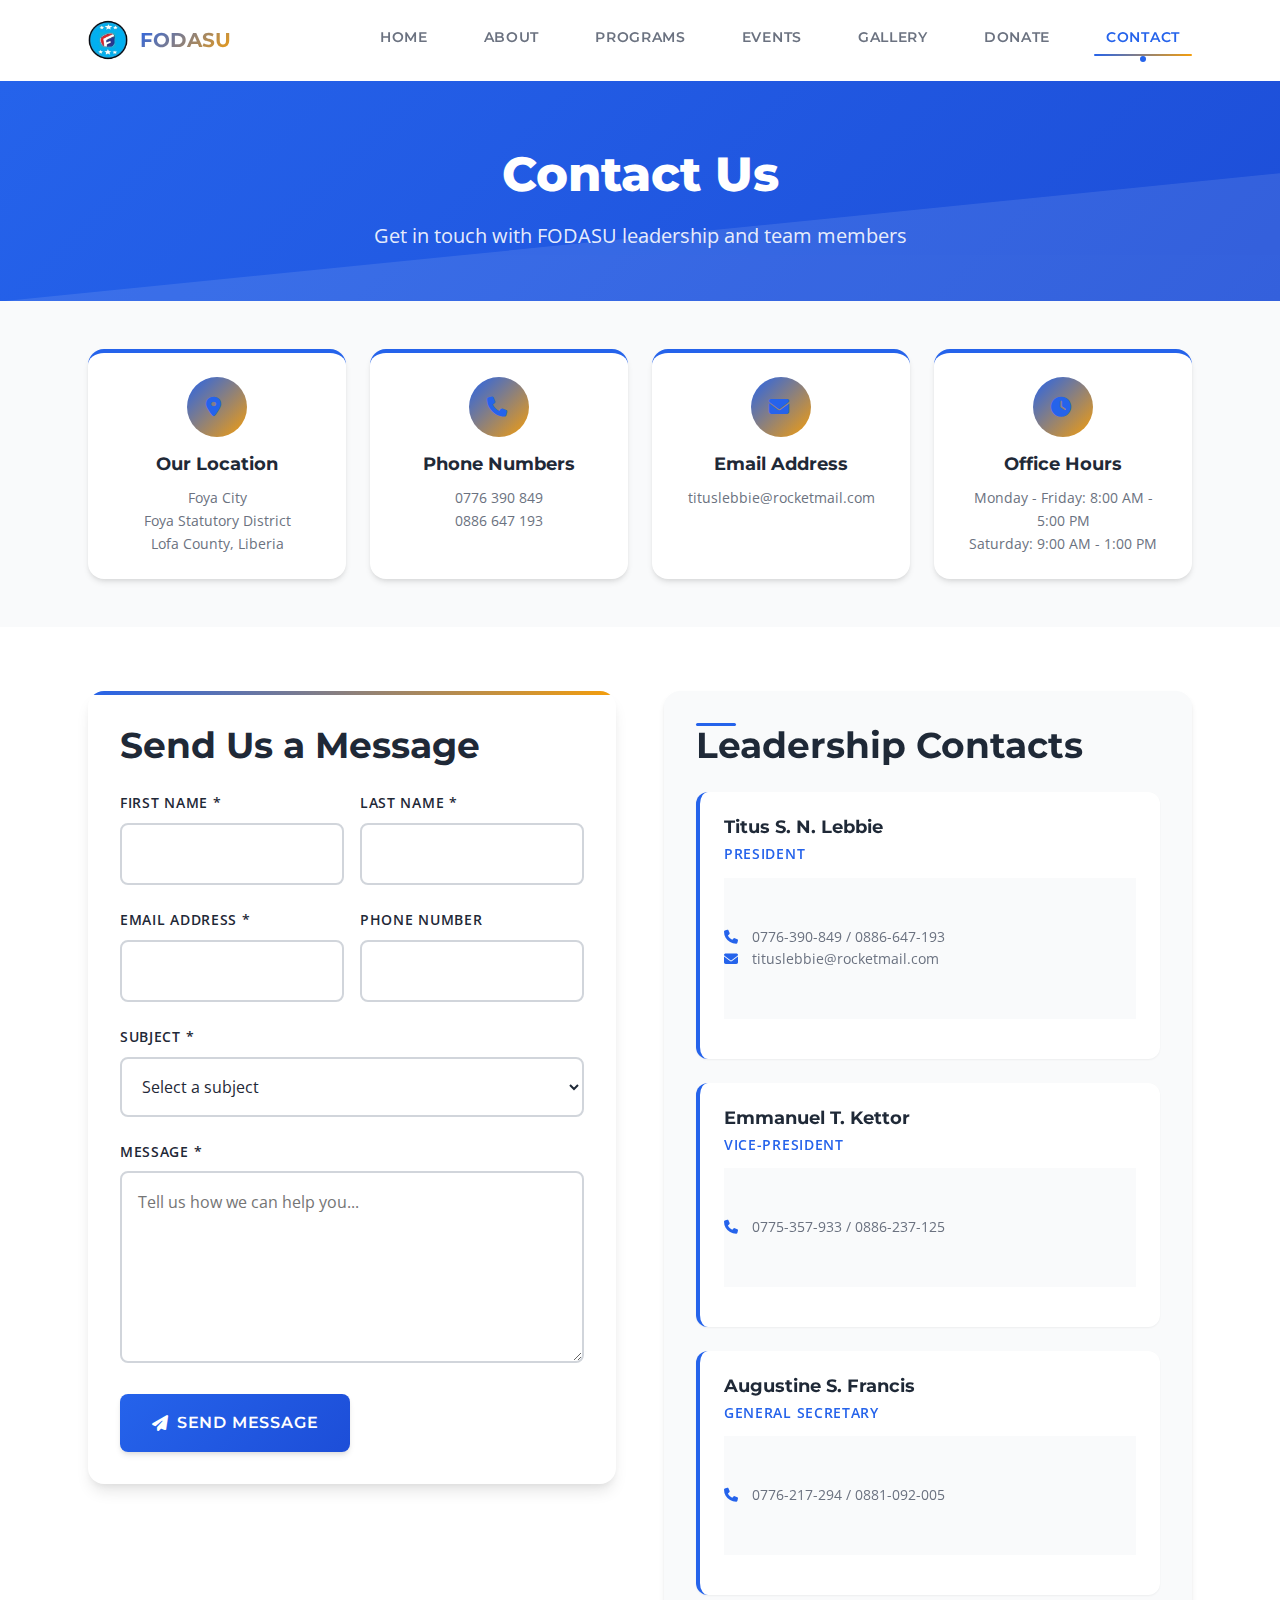
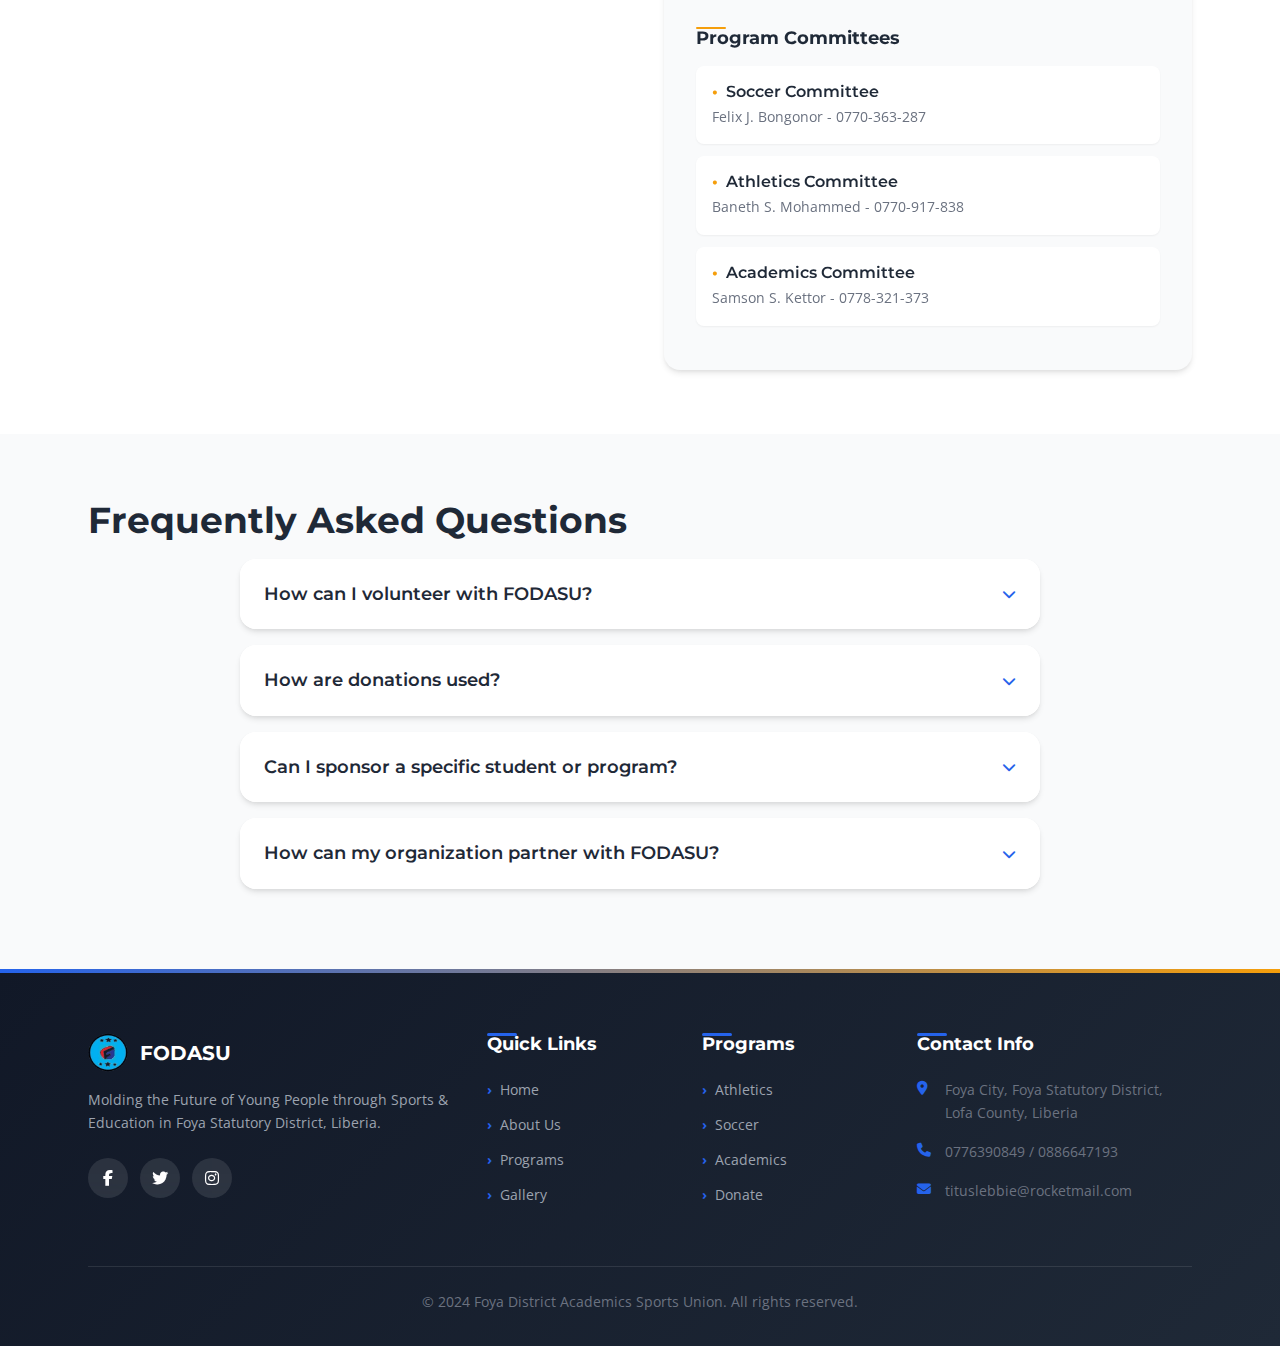
<file: contact.html>
<!DOCTYPE html>
<html lang="en">

<head>
    <meta charset="UTF-8">
    <meta name="viewport" content="width=device-width, initial-scale=1.0">
    <title>Contact Us - FODASU</title>

    <link rel="stylesheet" href="https://cdnjs.cloudflare.com/ajax/libs/font-awesome/6.4.0/css/all.min.css">
    <link
        href="https://fonts.googleapis.com/css2?family=Montserrat:wght@400;600;700;800&family=Open+Sans:wght@400;500;600&display=swap"
        rel="stylesheet">
    <link rel="stylesheet" href="css/main.css">
</head>

<body>
    <!-- Header -->
    <header class="header">
        <nav class="nav container">
            <div class="nav__logo">
                <img src="images/optimized/fodasu-logo-removebg.png" alt="FODASU Logo" class="logo">
                <span class="logo-text">FODASU</span>
            </div>

            <ul class="nav__menu" id="nav-menu">
                <li class="nav__item">
                    <a href="index.html" class="nav__link">Home</a>
                </li>
                <li class="nav__item">
                    <a href="about.html" class="nav__link">About</a>
                </li>
                <li class="nav__item">
                    <a href="programs.html" class="nav__link">Programs</a>
                </li>
                <li class="nav__item">
                    <a href="events.html" class="nav__link active">Events</a>
                </li>
                <li class="nav__item">
                    <a href="gallery.html" class="nav__link">Gallery</a>
                </li>
                <li class="nav__item">
                    <a href="donate.html" class="nav__link">Donate</a>
                </li>
                <li class="nav__item">
                    <a href="contact.html" class="nav__link active">Contact</a>
                </li>
            </ul>

            <div class="nav__toggle" id="nav-toggle">
                <i class="fas fa-bars"></i>
            </div>
        </nav>
    </header>
    <main class="main-content">
        <!-- Page Header -->
        <section class="page-header">
            <div class="container">
                <h1>Contact Us</h1>
                <p>Get in touch with FODASU leadership and team members</p>
            </div>
        </section>

        <!-- Contact Info -->
        <section class="contact-info">
            <div class="container">
                <div class="contact__grid">
                    <div class="contact-card">
                        <div class="contact-icon">
                            <i class="fas fa-map-marker-alt"></i>
                        </div>
                        <h3>Our Location</h3>
                        <p>Foya City<br>Foya Statutory District<br>Lofa County, Liberia</p>
                    </div>

                    <div class="contact-card">
                        <div class="contact-icon">
                            <i class="fas fa-phone"></i>
                        </div>
                        <h3>Phone Numbers</h3>
                        <p>0776 390 849<br>0886 647 193</p>
                    </div>

                    <div class="contact-card">
                        <div class="contact-icon">
                            <i class="fas fa-envelope"></i>
                        </div>
                        <h3>Email Address</h3>
                        <p>tituslebbie@rocketmail.com</p>
                    </div>

                    <div class="contact-card">
                        <div class="contact-icon">
                            <i class="fas fa-clock"></i>
                        </div>
                        <h3>Office Hours</h3>
                        <p>Monday - Friday: 8:00 AM - 5:00 PM<br>Saturday: 9:00 AM - 1:00 PM</p>
                    </div>
                </div>
            </div>
        </section>

        <!-- Contact Form & Map -->
        <section class="contact-main">
            <div class="container">
                <div class="contact__layout">
                    <div class="contact-form-section">
                        <h2>Send Us a Message</h2>
                        <form class="contact-form" id="contactForm">
                            <div class="form-row">
                                <div class="form-group">
                                    <label for="firstName">First Name *</label>
                                    <input type="text" id="firstName" name="firstName" required>
                                </div>
                                <div class="form-group">
                                    <label for="lastName">Last Name *</label>
                                    <input type="text" id="lastName" name="lastName" required>
                                </div>
                            </div>

                            <div class="form-row">
                                <div class="form-group">
                                    <label for="email">Email Address *</label>
                                    <input type="email" id="email" name="email" required>
                                </div>
                                <div class="form-group">
                                    <label for="phone">Phone Number</label>
                                    <input type="tel" id="phone" name="phone">
                                </div>
                            </div>

                            <div class="form-group">
                                <label for="subject">Subject *</label>
                                <select id="subject" name="subject" required>
                                    <option value="">Select a subject</option>
                                    <option value="general">General Inquiry</option>
                                    <option value="partnership">Partnership Opportunity</option>
                                    <option value="volunteer">Volunteer Inquiry</option>
                                    <option value="donation">Donation Question</option>
                                    <option value="program">Program Information</option>
                                    <option value="media">Media Inquiry</option>
                                    <option value="other">Other</option>
                                </select>
                            </div>

                            <div class="form-group">
                                <label for="message">Message *</label>
                                <textarea id="message" name="message" rows="6" required
                                    placeholder="Tell us how we can help you..."></textarea>
                            </div>

                            <button type="submit" class="btn btn--primary btn--large">
                                <i class="fas fa-paper-plane"></i>
                                Send Message
                            </button>
                        </form>
                    </div>

                    <div class="contact-details-section">
                        <h2>Leadership Contacts</h2>

                        <div class="leader-contact">
                            <h3>Titus S. N. Lebbie</h3>
                            <p class="position">President</p>
                            <p class="contact-info">
                                <i class="fas fa-phone"></i> 0776-390-849 / 0886-647-193<br>
                                <i class="fas fa-envelope"></i> tituslebbie@rocketmail.com
                            </p>
                        </div>

                        <div class="leader-contact">
                            <h3>Emmanuel T. Kettor</h3>
                            <p class="position">Vice-President</p>
                            <p class="contact-info">
                                <i class="fas fa-phone"></i> 0775-357-933 / 0886-237-125
                            </p>
                        </div>

                        <div class="leader-contact">
                            <h3>Augustine S. Francis</h3>
                            <p class="position">General Secretary</p>
                            <p class="contact-info">
                                <i class="fas fa-phone"></i> 0776-217-294 / 0881-092-005
                            </p>
                        </div>

                        <div class="contact-committees">
                            <h3>Program Committees</h3>

                            <div class="committee-contact">
                                <h4>Soccer Committee</h4>
                                <p>Felix J. Bongonor - 0770-363-287</p>
                            </div>

                            <div class="committee-contact">
                                <h4>Athletics Committee</h4>
                                <p>Baneth S. Mohammed - 0770-917-838</p>
                            </div>

                            <div class="committee-contact">
                                <h4>Academics Committee</h4>
                                <p>Samson S. Kettor - 0778-321-373</p>
                            </div>
                        </div>
                    </div>
                </div>
            </div>
        </section>

        <!-- FAQ Section -->
        <section class="faq-section">
            <div class="container">
                <h2 class="section__title">Frequently Asked Questions</h2>
                <div class="faq__grid">
                    <div class="faq-item">
                        <div class="faq-question">
                            <h3>How can I volunteer with FODASU?</h3>
                            <i class="fas fa-chevron-down"></i>
                        </div>
                        <div class="faq-answer">
                            <p>We welcome volunteers in various capacities including coaching, mentoring, event
                                organization, and administrative support. Please contact us through the form above or
                                call our volunteer coordinator.</p>
                        </div>
                    </div>

                    <div class="faq-item">
                        <div class="faq-question">
                            <h3>How are donations used?</h3>
                            <i class="fas fa-chevron-down"></i>
                        </div>
                        <div class="faq-answer">
                            <p>70% of donations go directly to program activities, 20% to operational costs, and 10% to
                                administrative expenses. We provide regular financial reports to our donors.</p>
                        </div>
                    </div>

                    <div class="faq-item">
                        <div class="faq-question">
                            <h3>Can I sponsor a specific student or program?</h3>
                            <i class="fas fa-chevron-down"></i>
                        </div>
                        <div class="faq-answer">
                            <p>Yes! We offer targeted sponsorship options for individual students, specific sports
                                teams, or academic programs. Contact us to discuss customized sponsorship opportunities.
                            </p>
                        </div>
                    </div>

                    <div class="faq-item">
                        <div class="faq-question">
                            <h3>How can my organization partner with FODASU?</h3>
                            <i class="fas fa-chevron-down"></i>
                        </div>
                        <div class="faq-answer">
                            <p>We welcome partnerships with corporations, NGOs, and community organizations. Partnership
                                opportunities include program funding, equipment donations, and collaborative events.
                            </p>
                        </div>
                    </div>
                </div>
            </div>
        </section>
    </main>
    <!-- Footer -->
    <footer class="footer">
        <div class="container">
            <div class="footer__grid">
                <div class="footer__col">
                    <div class="footer__logo">
                        <img src="images/optimized/fodasu-logo-removebg.png" alt="FODASU Logo" class="logo">
                        <span class="logo-text">FODASU</span>
                    </div>
                    <p class="footer__description">
                        Molding the Future of Young People through Sports & Education in Foya Statutory District,
                        Liberia.
                    </p>
                    <div class="footer__social">
                        <a href="#" class="social__link"><i class="fab fa-facebook-f"></i></a>
                        <a href="#" class="social__link"><i class="fab fa-twitter"></i></a>
                        <a href="#" class="social__link"><i class="fab fa-instagram"></i></a>
                    </div>
                </div>

                <div class="footer__col">
                    <h3>Quick Links</h3>
                    <ul class="footer__links">
                        <li><a href="index.html">Home</a></li>
                        <li><a href="about.html">About Us</a></li>
                        <li><a href="programs.html">Programs</a></li>
                        <li><a href="gallery.html">Gallery</a></li>
                    </ul>
                </div>

                <div class="footer__col">
                    <h3>Programs</h3>
                    <ul class="footer__links">
                        <li><a href="programs.html#athletics">Athletics</a></li>
                        <li><a href="programs.html#soccer">Soccer</a></li>
                        <li><a href="programs.html#academics">Academics</a></li>
                        <li><a href="donate.html">Donate</a></li>
                    </ul>
                </div>

                <div class="footer__col">
                    <h3>Contact Info</h3>
                    <div class="footer__contact">
                        <p><i class="fas fa-map-marker-alt"></i> Foya City, Foya Statutory District, Lofa County,
                            Liberia</p>
                        <p><i class="fas fa-phone"></i> 0776390849 / 0886647193</p>
                        <p><i class="fas fa-envelope"></i> tituslebbie@rocketmail.com</p>
                    </div>
                </div>
            </div>

            <div class="footer__bottom">
                <p>&copy; 2024 Foya District Academics Sports Union. All rights reserved.</p>
            </div>
        </div>
    </footer>

    <script type="module" src="js/main.js"></script>
</body>

</html>
</file>
<file: css/main.css>
/* 1. BASE STYLES */
@import url('./base/_variables.css');
@import url('./base/_reset.css');
@import url('./base/_typography.css');
@import url('./base/_utilities.css');

/* 2. COMPONENT STYLES */
@import url('./components/_header.css');
@import url('./components/_buttons.css');
@import url('./components/_cards.css');
@import url('./components/_forms.css');
@import url('./components/_footer.css');
@import url('./components/gallery.css');

/* 3. LAYOUT STYLES */
@import url('./layouts/_grid.css');
@import url('./layouts/_navigation.css');
@import url('./layouts/_sections.css');

/* 4. PAGE SPECIFIC STYLES */
@import url('./pages/_about.css');
@import url('./pages/_contact.css');
@import url('./pages/_donate.css');
@import url('./pages/_gallery.css');
@import url('./pages/_programs.css');
@import url('./pages/_events.css');

/* ===== GLOBAL STYLES & OVERRIDES ===== */

/* Smooth scrolling for the whole site */
html {
  scroll-behavior: smooth;
}

/* Focus styles for accessibility */
:focus-visible {
  outline: 2px solid var(--primary-color);
  outline-offset: 2px;
  border-radius: var(--radius);
}

/* Selection styles */
::selection {
  background-color: rgba(37, 99, 235, 0.2);
  color: var(--text-dark);
}

::-moz-selection {
  background-color: rgba(37, 99, 235, 0.2);
  color: var(--text-dark);
}

/* Scrollbar styling */
::-webkit-scrollbar {
  width: 8px;
}

::-webkit-scrollbar-track {
  background: var(--gray-100);
}

::-webkit-scrollbar-thumb {
  background: var(--gray-400);
  border-radius: var(--radius-full);
}

::-webkit-scrollbar-thumb:hover {
  background: var(--gray-500);
}

/* Body styles */
body {
  font-family: var(--font-secondary);
  font-size: var(--text-base);
  line-height: var(--leading-relaxed);
  color: var(--text-dark);
  background-color: var(--white);
  overflow-x: hidden;
}

/* Main content area */
.main-content {
  min-height: 100vh;
  padding-top: 80px; /* Account for fixed header */
}

/* Skip to main content link for accessibility */
.skip-link {
  position: absolute;
  top: -40px;
  left: 6px;
  background: var(--primary-color);
  color: var(--white);
  padding: var(--space-3) var(--space-4);
  border-radius: var(--radius);
  text-decoration: none;
  font-weight: var(--font-semibold);
  z-index: var(--z-popover);
  transition: top 0.3s ease;
}

.skip-link:focus {
  top: 6px;
}

/* Loading states */
.loading {
  opacity: 0.7;
  pointer-events: none;
  position: relative;
}

.loading::after {
  content: '';
  position: absolute;
  top: 50%;
  left: 50%;
  width: 20px;
  height: 20px;
  margin: -10px 0 0 -10px;
  border: 2px solid var(--gray-300);
  border-top: 2px solid var(--primary-color);
  border-radius: var(--radius-full);
  animation: spin 1s linear infinite;
}

@keyframes spin {
  0% { transform: rotate(0deg); }
  100% { transform: rotate(360deg); }
}

/* Error states */
.error {
  color: var(--error-color);
  background: rgba(239, 68, 68, 0.1);
  padding: var(--space-4);
  border-radius: var(--radius);
  border-left: 4px solid var(--error-color);
  margin: var(--space-4) 0;
}

/* Success states */
.success {
  color: var(--success-color);
  background: rgba(16, 185, 129, 0.1);
  padding: var(--space-4);
  border-radius: var(--radius);
  border-left: 4px solid var(--success-color);
  margin: var(--space-4) 0;
}

/* Warning states */
.warning {
  color: var(--warning-color);
  background: rgba(245, 158, 11, 0.1);
  padding: var(--space-4);
  border-radius: var(--radius);
  border-left: 4px solid var(--warning-color);
  margin: var(--space-4) 0;
}

/* Print styles */
@media print {
  .no-print {
    display: none !important;
  }
  
  .header,
  .footer,
  .cta,
  .programs-nav {
    display: none !important;
  }
  
  .main-content {
    padding-top: 0;
  }
  
  body {
    font-size: 12pt;
    line-height: 1.4;
    color: #000;
    background: #fff;
  }
  
  a {
    color: #000;
    text-decoration: underline;
  }
  
  .page-break {
    page-break-before: always;
  }
}

/* High contrast mode support */
@media (prefers-contrast: high) {
  :root {
    --primary-color: #0000ff;
    --secondary-color: #ff0000;
    --text-dark: #000000;
    --text-light: #333333;
    --gray-300: #666666;
  }
  
  .btn--primary {
    background: #0000ff;
    color: #ffffff;
    border: 2px solid #0000ff;
  }
  
  .btn--secondary {
    background: transparent;
    color: #0000ff;
    border: 2px solid #0000ff;
  }
}

/* Reduced motion support */
@media (prefers-reduced-motion: reduce) {
  *,
  *::before,
  *::after {
    animation-duration: 0.01ms !important;
    animation-iteration-count: 1 !important;
    transition-duration: 0.01ms !important;
    scroll-behavior: auto !important;
  }
}

/* Dark mode support (optional future enhancement) */
@media (prefers-color-scheme: dark) {
  /* This can be expanded for full dark mode support */
  body {
    background-color: var(--gray-900);
    color: var(--gray-100);
  }
}

/* ===== RESPONSIVE BREAKPOINTS ===== */

/* Extra small devices (phones, 576px and down) */
@media (max-width: 576px) {
  .container {
    padding: 0 var(--space-4);
  }
  
  .hero__title {
    font-size: var(--text-3xl);
  }
  
  .hero__description {
    font-size: var(--text-base);
  }
  
  .section__title {
    font-size: var(--text-2xl);
  }
}

/* Small devices (landscape phones, 576px and up) */
@media (min-width: 576px) {
  .container {
    padding: 0 var(--space-6);
  }
}

/* Medium devices (tablets, 768px and up) */
@media (min-width: 768px) {
  .container {
    padding: 0 var(--space-8);
  }
}

/* Large devices (desktops, 1024px and up) */
@media (min-width: 1024px) {
  .container {
    padding: 0 var(--space-10);
  }
}

/* Extra large devices (large desktops, 1200px and up) */
@media (min-width: 1200px) {
  .container {
    padding: 0 var(--space-12);
  }
}

/* ===== ANIMATION KEYFRAMES ===== */

/* Fade in up animation */
@keyframes fadeInUp {
  from {
    opacity: 0;
    transform: translate3d(0, 40px, 0);
  }
  to {
    opacity: 1;
    transform: translate3d(0, 0, 0);
  }
}

/* Fade in down animation */
@keyframes fadeInDown {
  from {
    opacity: 0;
    transform: translate3d(0, -40px, 0);
  }
  to {
    opacity: 1;
    transform: translate3d(0, 0, 0);
  }
}

/* Fade in left animation */
@keyframes fadeInLeft {
  from {
    opacity: 0;
    transform: translate3d(-40px, 0, 0);
  }
  to {
    opacity: 1;
    transform: translate3d(0, 0, 0);
  }
}

/* Fade in right animation */
@keyframes fadeInRight {
  from {
    opacity: 0;
    transform: translate3d(40px, 0, 0);
  }
  to {
    opacity: 1;
    transform: translate3d(0, 0, 0);
  }
}

/* Scale in animation */
@keyframes scaleIn {
  from {
    opacity: 0;
    transform: scale(0.9);
  }
  to {
    opacity: 1;
    transform: scale(1);
  }
}

/* Bounce in animation */
@keyframes bounceIn {
  0% {
    opacity: 0;
    transform: scale(0.3);
  }
  50% {
    opacity: 1;
    transform: scale(1.05);
  }
  70% {
    transform: scale(0.9);
  }
  100% {
    opacity: 1;
    transform: scale(1);
  }
}

/* Slide in from left */
@keyframes slideInLeft {
  from {
    transform: translate3d(-100%, 0, 0);
    visibility: visible;
  }
  to {
    transform: translate3d(0, 0, 0);
  }
}

/* Slide in from right */
@keyframes slideInRight {
  from {
    transform: translate3d(100%, 0, 0);
    visibility: visible;
  }
  to {
    transform: translate3d(0, 0, 0);
  }
}

/* Pulse animation */
@keyframes pulse {
  0% {
    transform: scale(1);
  }
  50% {
    transform: scale(1.05);
  }
  100% {
    transform: scale(1);
  }
}

/* ===== UTILITY ANIMATION CLASSES ===== */

.animate-fade-in-up {
  animation: fadeInUp 0.6s ease-out;
}

.animate-fade-in-down {
  animation: fadeInDown 0.6s ease-out;
}

.animate-fade-in-left {
  animation: fadeInLeft 0.6s ease-out;
}

.animate-fade-in-right {
  animation: fadeInRight 0.6s ease-out;
}

.animate-scale-in {
  animation: scaleIn 0.5s ease-out;
}

.animate-bounce-in {
  animation: bounceIn 0.8s ease-out;
}

.animate-pulse {
  animation: pulse 2s infinite;
}

.animate-slide-in-left {
  animation: slideInLeft 0.5s ease-out;
}

.animate-slide-in-right {
  animation: slideInRight 0.5s ease-out;
}

/* Animation delays */
.delay-100 {
  animation-delay: 0.1s;
}

.delay-200 {
  animation-delay: 0.2s;
}

.delay-300 {
  animation-delay: 0.3s;
}

.delay-400 {
  animation-delay: 0.4s;
}

.delay-500 {
  animation-delay: 0.5s;
}

/* ===== CUSTOM COMPONENT OVERRIDES ===== */

/* Enhanced hero section */
.hero {
  position: relative;
  overflow: hidden;
}

.hero::before {
  content: '';
  position: absolute;
  top: 0;
  left: 0;
  right: 0;
  bottom: 0;
  background: radial-gradient(ellipse at center, rgba(255,255,255,0) 0%, rgba(255,255,255,1) 100%);
  z-index: 1;
}

.hero__container {
  position: relative;
  z-index: 2;
}

/* Enhanced cards with gradient borders */
.card--gradient {
  position: relative;
  background: var(--white);
  border-radius: var(--radius-2xl);
}

.card--gradient::before {
  content: '';
  position: absolute;
  inset: 0;
  border-radius: var(--radius-2xl);
  padding: 2px;
  background: linear-gradient(135deg, var(--primary-color), var(--secondary-color));
  mask: linear-gradient(#fff 0 0) content-box, linear-gradient(#fff 0 0);
  mask-composite: exclude;
  -webkit-mask: linear-gradient(#fff 0 0) content-box, linear-gradient(#fff 0 0);
  -webkit-mask-composite: xor;
}

/* Enhanced buttons with shimmer effect */
.btn--shimmer {
  position: relative;
  overflow: hidden;
}

.btn--shimmer::before {
  content: '';
  position: absolute;
  top: 0;
  left: -100%;
  width: 100%;
  height: 100%;
  background: linear-gradient(90deg, transparent, rgba(255,255,255,0.4), transparent);
  transition: left 0.5s;
}

.btn--shimmer:hover::before {
  left: 100%;
}

/* ===== PERFORMANCE OPTIMIZATIONS ===== */

/* Reduce animations for users who prefer reduced motion */
@media (prefers-reduced-motion: reduce) {
  .hero__img,
  .mission__img,
  .about__img,
  .impact__image img {
    transition: none !important;
    transform: none !important;
  }
  
  .card,
  .program__card,
  .beneficiary__card,
  .donation-card,
  .gallery-item {
    transition: none !important;
    transform: none !important;
  }
  
  .btn,
  .nav__link,
  .program-nav__link,
  .filter-btn {
    transition: none !important;
    transform: none !important;
  }
}

/* Optimize images */
img {
  image-rendering: -webkit-optimize-contrast;
  image-rendering: crisp-edges;
}

/* ===== CUSTOM SCROLL BEHAVIOR ===== */

/* Custom scroll padding for anchor links */
html {
  scroll-padding-top: 100px;
}

/* ===== ACCESSIBILITY ENHANCEMENTS ===== */

/* Focus visible polyfill fallback */
.js-focus-visible :focus:not(.focus-visible) {
  outline: none;
}

/* Screen reader only text */
.sr-only {
  position: absolute;
  width: 1px;
  height: 1px;
  padding: 0;
  margin: -1px;
  overflow: hidden;
  clip: rect(0, 0, 0, 0);
  white-space: nowrap;
  border: 0;
}

/* ===== BROWSER HACKS & FIXES ===== */

/* Safari specific fixes */
@supports (-webkit-touch-callout: none) {
  .hero {
    height: -webkit-fill-available;
  }
}

/* Firefox specific fixes */
@-moz-document url-prefix() {
  .card--gradient::before {
    mask: none;
    -webkit-mask: none;
  }
}

/* IE 11 support (if needed) */
@media all and (-ms-high-contrast: none), (-ms-high-contrast: active) {
  .grid {
    display: -ms-grid;
  }
  
  .hero__container {
    display: -ms-flexbox;
  }
}

/* ===== CUSTOM PROPERTY FALLBACKS ===== */

/* Ensure custom properties have fallbacks for older browsers */
.hero__title .highlight {
  color: var(--primary-color); /* Fallback for browsers that don't support background-clip */
}

/* ===== PRINT OPTIMIZATIONS ===== */

@media print {
  * {
    background: transparent !important;
    color: black !important;
    box-shadow: none !important;
    text-shadow: none !important;
  }
  
  a,
  a:visited {
    text-decoration: underline;
  }
  
  .btn {
    border: 1px solid #000 !important;
    background: #fff !important;
    color: #000 !important;
  }
}

/* ===== EVENTS PAGE STYLES ===== */

/* Events Navigation */
.events-nav {
    background: var(--white);
    padding: var(--space-6) 0;
    border-bottom: 1px solid var(--gray-200);
    position: sticky;
    top: 60px;
    z-index: var(--z-sticky);
    backdrop-filter: blur(10px);
    background: rgba(255, 255, 255, 0.95);
}

.events-filter {
    display: flex;
    justify-content: center;
    gap: var(--space-3);
    flex-wrap: wrap;
}

.filter-btn {
    padding: var(--space-3) var(--space-5);
    background: var(--white);
    border: 2px solid var(--gray-300);
    border-radius: var(--radius-xl);
    color: var(--text-light);
    font-weight: var(--font-semibold);
    cursor: pointer;
    transition: all var(--transition-normal);
    font-size: var(--text-sm);
    text-transform: uppercase;
    letter-spacing: 0.05em;
}

.filter-btn:hover {
    border-color: var(--primary-color);
    color: var(--primary-color);
    transform: translateY(-2px);
}

.filter-btn.active {
    background: var(--primary-color);
    border-color: var(--primary-color);
    color: var(--white);
    transform: translateY(-2px);
    box-shadow: var(--shadow-md);
}

/* Events Grid */
.events-grid {
    display: grid;
    grid-template-columns: repeat(auto-fit, minmax(350px, 1fr));
    gap: var(--space-8);
    margin-bottom: var(--space-12);
}

.past-events-grid .event-card {
    opacity: 0.9;
    transform: scale(0.98);
    transition: all var(--transition-normal);
}

.past-events-grid .event-card:hover {
    opacity: 1;
    transform: scale(1);
}

/* Event Card */
.event-card {
    background: var(--white);
    border-radius: var(--radius-2xl);
    overflow: hidden;
    box-shadow: var(--shadow-lg);
    transition: all var(--transition-normal);
    position: relative;
}

.event-card:hover {
    transform: translateY(-8px);
    box-shadow: var(--shadow-2xl);
}

.event-date {
    position: absolute;
    top: var(--space-4);
    left: var(--space-4);
    background: var(--primary-color);
    color: var(--white);
    padding: var(--space-3);
    border-radius: var(--radius-lg);
    text-align: center;
    z-index: 2;
    min-width: 60px;
}

.event-date.past {
    background: var(--gray-600);
}

.date-day {
    font-size: var(--text-xl);
    font-weight: var(--font-bold);
    line-height: 1;
}

.date-month {
    font-size: var(--text-sm);
    font-weight: var(--font-semibold);
    text-transform: uppercase;
    letter-spacing: 0.05em;
}

.date-year {
    font-size: var(--text-xs);
    opacity: 0.9;
}

.event-image {
    position: relative;
    height: 200px;
    overflow: hidden;
}

.event-image img {
    width: 100%;
    height: 100%;
    object-fit: cover;
    transition: transform var(--transition-normal);
}

.event-card:hover .event-image img {
    transform: scale(1.05);
}

.event-category {
    position: absolute;
    top: var(--space-4);
    right: var(--space-4);
    padding: var(--space-2) var(--space-3);
    border-radius: var(--radius-full);
    font-size: var(--text-xs);
    font-weight: var(--font-bold);
    text-transform: uppercase;
    letter-spacing: 0.05em;
    color: var(--white);
}

.event-category.athletics {
    background: linear-gradient(135deg, #ef4444, #f59e0b);
}

.event-category.soccer {
    background: linear-gradient(135deg, #10b981, #059669);
}

.event-category.academics {
    background: linear-gradient(135deg, #3b82f6, #1d4ed8);
}

.event-content {
    padding: var(--space-6);
}

.event-content h3 {
    font-size: var(--text-xl);
    font-weight: var(--font-bold);
    margin-bottom: var(--space-4);
    color: var(--text-dark);
}

.event-meta {
    display: flex;
    flex-direction: column;
    gap: var(--space-2);
    margin-bottom: var(--space-4);
}

.meta-item {
    display: flex;
    align-items: center;
    gap: var(--space-3);
    color: var(--text-light);
    font-size: var(--text-sm);
}

.meta-item i {
    color: var(--primary-color);
    width: 16px;
    text-align: center;
}

.event-content p {
    color: var(--text-light);
    line-height: var(--leading-relaxed);
    margin-bottom: var(--space-6);
}

.event-actions {
    display: flex;
    gap: var(--space-3);
    flex-wrap: wrap;
}

.event-stats {
    display: grid;
    grid-template-columns: repeat(3, 1fr);
    gap: var(--space-4);
    margin-top: var(--space-4);
    padding-top: var(--space-4);
    border-top: 1px solid var(--gray-200);
}

.stat {
    text-align: center;
}

.stat-number {
    font-size: var(--text-xl);
    font-weight: var(--font-bold);
    color: var(--primary-color);
    display: block;
}

.stat-label {
    font-size: var(--text-xs);
    color: var(--text-light);
    text-transform: uppercase;
    letter-spacing: 0.05em;
}

/* Event Calendar */
.event-calendar {
    padding: var(--space-16) 0;
    background: var(--off-white);
}

.calendar-container {
    max-width: 800px;
    margin: 0 auto;
    background: var(--white);
    border-radius: var(--radius-2xl);
    box-shadow: var(--shadow-lg);
    overflow: hidden;
}

.calendar-header {
    background: linear-gradient(135deg, var(--primary-color), var(--primary-dark));
    color: var(--white);
    padding: var(--space-6);
    text-align: center;
}

.calendar-header h3 {
    margin: 0;
    font-size: var(--text-xl);
    font-weight: var(--font-bold);
    color: var(--white);
}

.calendar-grid {
    padding: var(--space-6);
}

.calendar-weekdays {
    display: grid;
    grid-template-columns: repeat(7, 1fr);
    gap: var(--space-2);
    margin-bottom: var(--space-4);
}

.weekday {
    text-align: center;
    font-weight: var(--font-bold);
    color: var(--text-light);
    font-size: var(--text-sm);
    text-transform: uppercase;
    letter-spacing: 0.05em;
    padding: var(--space-2);
}

.calendar-days {
    display: grid;
    grid-template-columns: repeat(7, 1fr);
    gap: var(--space-2);
}

.day {
    aspect-ratio: 1;
    display: flex;
    align-items: center;
    justify-content: center;
    border-radius: var(--radius);
    font-weight: var(--font-medium);
    cursor: pointer;
    transition: all var(--transition-fast);
    position: relative;
}

.day:hover:not(.empty) {
    background: var(--gray-100);
}

.day.empty {
    background: transparent;
    cursor: default;
}

.event-day {
    position: relative;
    background: var(--off-white);
    font-weight: var(--font-bold);
}

.event-indicator {
    position: absolute;
    bottom: 4px;
    left: 50%;
    transform: translateX(-50%);
    width: 6px;
    height: 6px;
    border-radius: var(--radius-full);
}

.event-indicator.athletics {
    background: linear-gradient(135deg, #ef4444, #f59e0b);
}

.event-indicator.soccer {
    background: linear-gradient(135deg, #10b981, #059669);
}

.event-indicator.academics {
    background: linear-gradient(135deg, #3b82f6, #1d4ed8);
}

/* Event Highlights */
.event-highlights {
    padding: var(--space-16) 0;
    background: var(--white);
}

.highlights-grid {
    display: grid;
    grid-template-columns: repeat(auto-fit, minmax(250px, 1fr));
    gap: var(--space-6);
}

.highlight-card {
    text-align: center;
    padding: var(--space-8);
    background: var(--off-white);
    border-radius: var(--radius-2xl);
    transition: all var(--transition-normal);
}

.highlight-card:hover {
    transform: translateY(-4px);
    box-shadow: var(--shadow-lg);
}

.highlight-icon {
    width: 80px;
    height: 80px;
    margin: 0 auto var(--space-4);
    background: linear-gradient(135deg, var(--primary-color), var(--secondary-color));
    border-radius: var(--radius-2xl);
    display: flex;
    align-items: center;
    justify-content: center;
    font-size: var(--text-2xl);
    color: var(--white);
    transition: all var(--transition-normal);
}

.highlight-card:hover .highlight-icon {
    transform: scale(1.1) rotate(5deg);
}

.highlight-card h3 {
    font-size: var(--text-lg);
    font-weight: var(--font-bold);
    margin-bottom: var(--space-3);
    color: var(--text-dark);
}

.highlight-card p {
    color: var(--text-light);
    line-height: var(--leading-relaxed);
    margin: 0;
}

/* Responsive Events */
@media (max-width: 768px) {
    .events-filter {
        flex-direction: column;
        align-items: stretch;
    }
    
    .filter-btn {
        text-align: center;
    }
    
    .events-grid {
        grid-template-columns: 1fr;
        gap: var(--space-6);
    }
    
    .event-actions {
        flex-direction: column;
    }
    
    .event-actions .btn {
        width: 100%;
        text-align: center;
    }
    
    .event-stats {
        grid-template-columns: 1fr;
        gap: var(--space-3);
    }
    
    .calendar-weekdays,
    .calendar-days {
        gap: var(--space-1);
    }
    
    .weekday,
    .day {
        font-size: var(--text-sm);
        padding: var(--space-1);
    }
    
    .highlights-grid {
        grid-template-columns: 1fr;
        gap: var(--space-4);
    }
}

@media (max-width: 640px) {
    .event-card {
        margin-bottom: var(--space-4);
    }
    
    .event-content {
        padding: var(--space-4);
    }
    
    .calendar-container {
        border-radius: var(--radius-lg);
    }
    
    .calendar-grid {
        padding: var(--space-4);
    }
}
/* ===== END OF MAIN STYLESHEET ===== */
</file>
